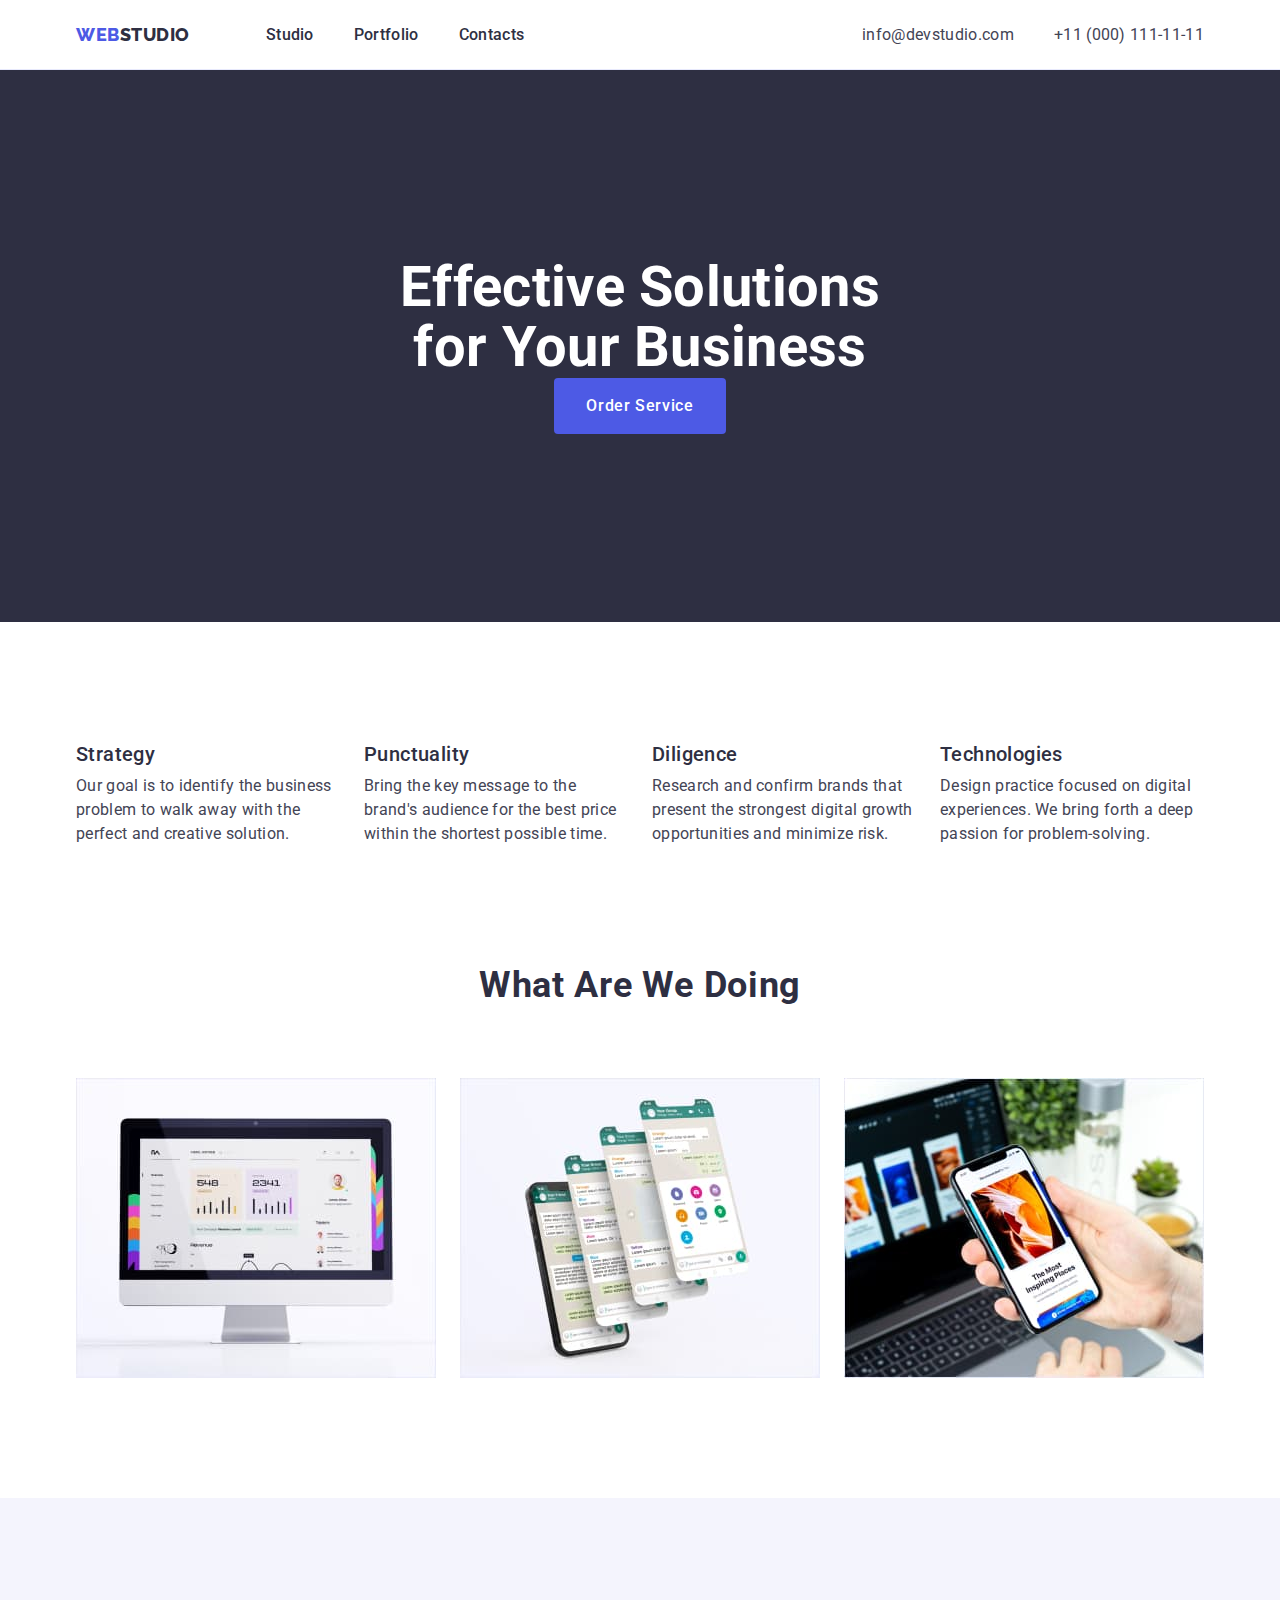
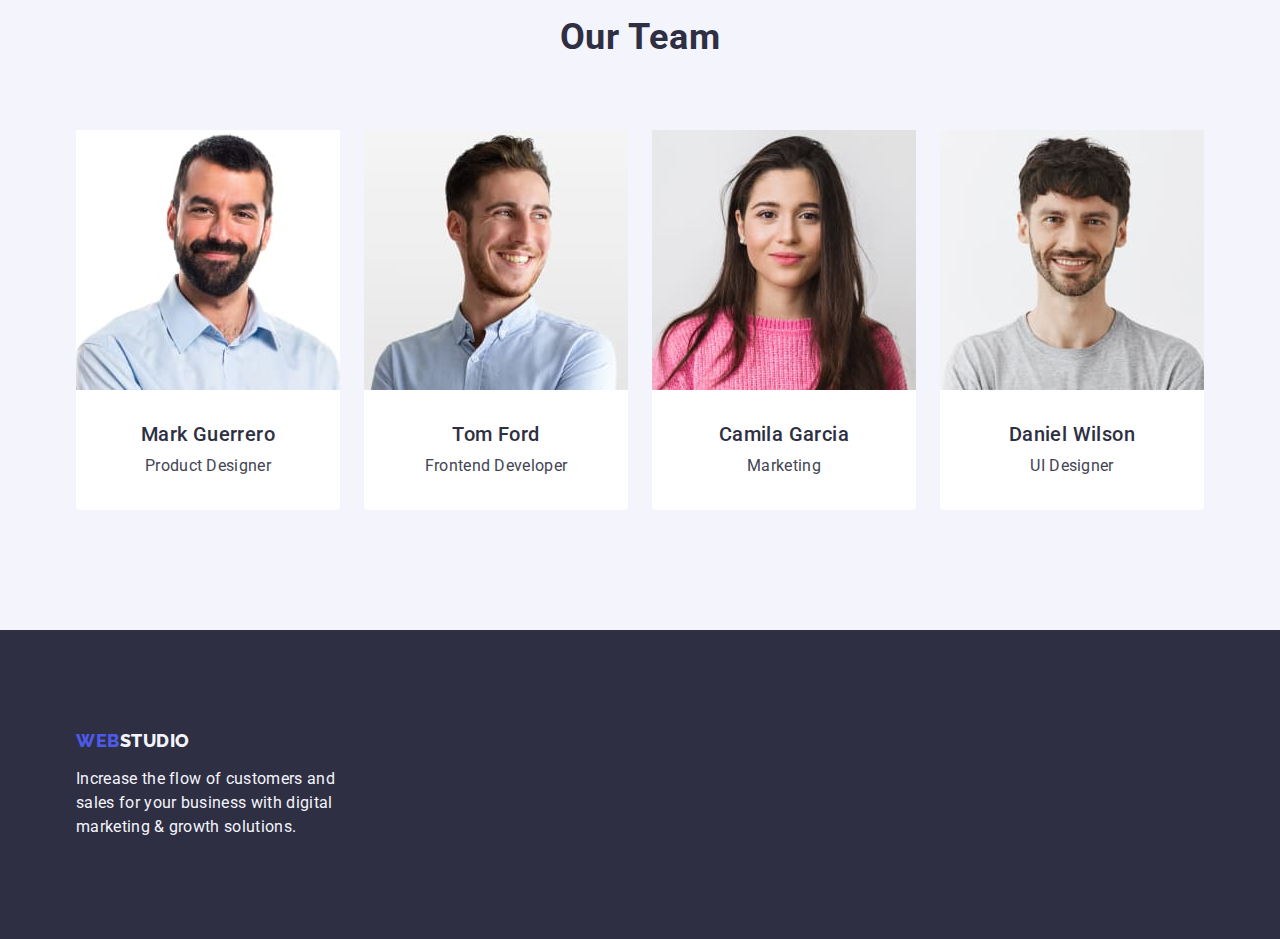
<file: index.html>
<!DOCTYPE html>
<html lang="en">
  <head>
    <meta charset="UTF-8" />
    <meta http-equiv="X-UA-Compatible" content="IE=edge" />
    <meta name="viewport" content="width=device-width, initial-scale=1.0" />
    <title>Web Studio</title>
    <!--Fonts-->
    <link rel="preconnect" href="https://fonts.googleapis.com" />
    <link rel="preconnect" href="https://fonts.gstatic.com" crossorigin />
    <link
      href="https://fonts.googleapis.com/css2?family=Raleway:wght@800&family=Roboto:wght@400;500;700&display=swap"
      rel="stylesheet" />
    <!--Normolize css-->
    <link
      rel="stylesheet"
      href="https://cdn.jsdelivr.net/npm/modern-normalize@2.0.0/modern-normalize.min.css" />
    <!--css styles-->
    <link rel="stylesheet" href="./css/styles.css" />
  </head>

  <body>
    <!--Header-->
    <header class="header section">
      <div class="header-container container">
        <nav class="page-nav">
          <a class="logo link" href="./index.html">Web<span class="logo-accent">Studio</span></a>
          <ul class="header-list list">
            <li class="header-list-item">
              <a class="header-list-link link" href="./index.html">Studio</a>
            </li>
            <li class="header-list-item">
              <a class="header-list-link link" href="./portfolio.html">Portfolio</a>
            </li>
            <li class="header-list-item">
              <a class="header-list-link link" href="">Contacts</a>
            </li>
          </ul>
        </nav>
        <address class="header-address-list">
          <ul class="address-list list">
            <li class="address-list-item">
              <a class="header-address link" href="mailto:info@devstudio.com">info@devstudio.com</a>
            </li>
            <li class="address-list-item">
              <a class="header-address link" href="tel:+110001111111">+11 (000) 111-11-11</a>
            </li>
          </ul>
        </address>
      </div>
    </header>
    <!--Main block-->
    <main>
      <!--Hero section-->
      <section class="hero-section">
        <div class="container">
          <h1 class="hero-title">Effective Solutions for Your Business</h1>
          <button class="hero-btn btn" type="button">Order Service</button>
        </div>
      </section>
      <!--Sectiom Features-->

      <section class="features-section">
        <div class="container">
          <h2 class="visually-hidden">Features</h2>
          <ul class="features-list list">
            <li class="features-list-item">
              <h3 class="features-title">Strategy</h3>
              <p class="features-text">
                Our goal is to identify the business problem to walk away with the perfect and
                creative solution.
              </p>
            </li>
            <li class="features-list-item">
              <h3 class="features-title">Punctuality</h3>
              <p class="features-text">
                Bring the key message to the brand's audience for the best price within the shortest
                possible time.
              </p>
            </li>
            <li class="features-list-item">
              <h3 class="features-title">Diligence</h3>
              <p class="features-text">
                Research and confirm brands that present the strongest digital growth opportunities
                and minimize risk.
              </p>
            </li>
            <li class="features-list-item">
              <h3 class="features-title">Technologies</h3>
              <p class="features-text">
                Design practice focused on digital experiences. We bring forth a deep passion for
                problem-solving.
              </p>
            </li>
          </ul>
        </div>
      </section>

      <!--Section What are we doing -->
      <section class="do-section">
        <div class="container">
          <h2 class="do-title">What are we doing</h2>
          <ul class="do-list list">
            <li class="do-list-item">
              <img src="./images/img1.jpg" alt="computer screen" width="360" height="300" />
            </li>
            <li class="do-list-item">
              <img src="./images/img2.jpg" alt="phone four screen" width="360" height="300" />
            </li>
            <li class="do-list-item">
              <img
                src="./images/img3.jpg"
                alt="phone in palm and laptop on the table"
                width="360"
                height="300" />
            </li>
          </ul>
        </div>
      </section>
      <!--Section Our Team-->

      <section class="team-section">
        <div class="container">
          <h2 class="team-title">Our Team</h2>
          <ul class="team-list list">
            <li class="team-list-item">
              <img
                class="card-img"
                src="./images/imgteam1.jpg"
                alt="Mark Guerrero Product Designer"
                width="264"
                height="260" />
              <div class="card">
                <h3 class="team-name-title">Mark Guerrero</h3>
                <p class="team-position-text">Product Designer</p>
              </div>
            </li>

            <li class="team-list-item">
              <img
                class="card-img"
                src="./images/imgteam2.jpg"
                alt="Tom Ford Frontend Developer"
                width="264"
                height="260" />
              <div class="card">
                <h3 class="team-name-title">Tom Ford</h3>
                <p class="team-position-text">Frontend Developer</p>
              </div>
            </li>

            <li class="team-list-item">
              <img
                class="card-img"
                src="./images/imgteam3.jpg"
                alt="Camila Garcia Marketing"
                width="264"
                height="260" />
              <div class="card">
                <h3 class="team-name-title">Camila Garcia</h3>
                <p class="team-position-text">Marketing</p>
              </div>
            </li>

            <li class="team-list-item">
              <img
                class="card-img"
                src="./images/imgteam4.jpg"
                alt="Daniel Wilson UI Designer"
                width="264"
                height="260" />
              <div class="card">
                <h3 class="team-name-title">Daniel Wilson</h3>
                <p class="team-position-text">UI Designer</p>
              </div>
            </li>
          </ul>
        </div>
      </section>
    </main>
    <footer class="footer">
      <!--Section footer-->

      <div class="container">
        <a class="logo link" href="./index.html"
          >Web<span class="footer-logo-accent">Studio</span></a
        >
        <p class="footer-text">
          Increase the flow of customers and sales for your business with digital marketing & growth
          solutions.
        </p>
      </div>
    </footer>
  </body>
</html>
</file>
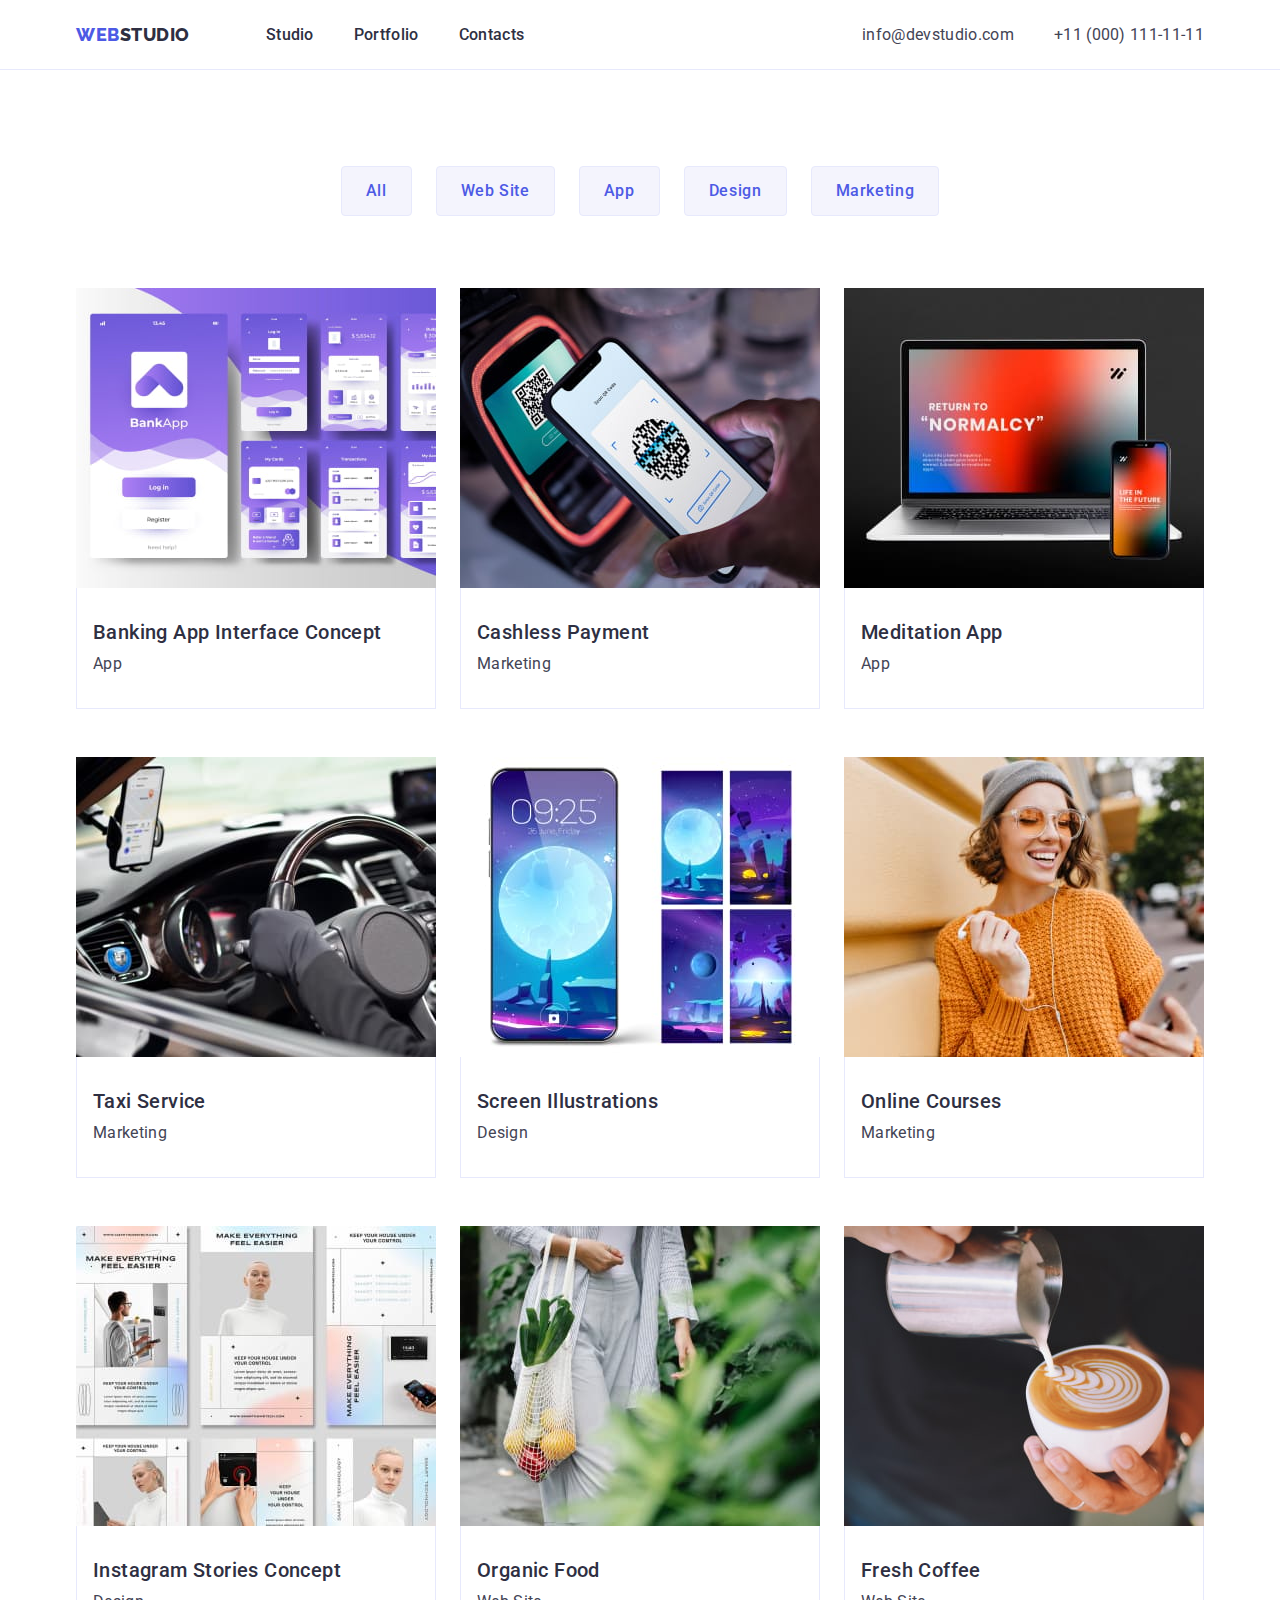
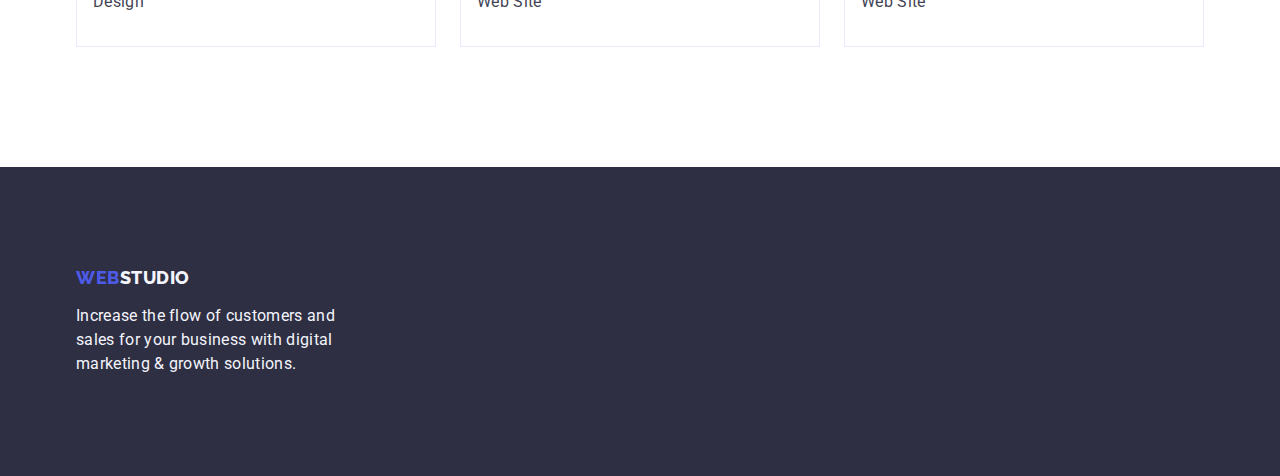
<file: portfolio.html>
<!DOCTYPE html>
<html lang="en">
  <head>
    <meta charset="UTF-8" />
    <meta http-equiv="X-UA-Compatible" content="IE=edge" />
    <meta name="viewport" content="width=device-width, initial-scale=1.0" />
    <title>Web Studio</title>
    <!--Fonts-->
    <link rel="preconnect" href="https://fonts.googleapis.com" />
    <link rel="preconnect" href="https://fonts.gstatic.com" crossorigin />
    <link
      href="https://fonts.googleapis.com/css2?family=Raleway:wght@800&family=Roboto:wght@400;500;700&display=swap"
      rel="stylesheet" />
    <!--Normolize css-->
    <link
      rel="stylesheet"
      href="https://cdn.jsdelivr.net/npm/modern-normalize@2.0.0/modern-normalize.min.css" />
    <!--css styles-->
    <link rel="stylesheet" href="./css/styles.css" />
  </head>

  <body>
    <!--Header-->
    <header class="header section">
      <div class="header-container container">
        <nav class="page-nav">
          <a class="logo link" href="./index.html">Web<span class="logo-accent">Studio</span></a>
          <ul class="header-list list">
            <li class="header-list-item">
              <a class="header-list-link link" href="./index.html">Studio</a>
            </li>
            <li class="header-list-item">
              <a class="header-list-link link" href="./portfolio.html">Portfolio</a>
            </li>
            <li class="header-list-item">
              <a class="header-list-link link" href="">Contacts</a>
            </li>
          </ul>
        </nav>
        <address class="header-address-list">
          <ul class="address-list list">
            <li class="address-list-item">
              <a class="header-address link" href="mailto:info@devstudio.com">info@devstudio.com</a>
            </li>
            <li class="address-list-item">
              <a class="header-address link" href="tel:+110001111111">+11 (000) 111-11-11</a>
            </li>
          </ul>
        </address>
      </div>
    </header>
    <!--Main block-->
    <main>
      <!--section portfolio-->
      <section class="main">
        <div class="container">
          <h1 class="visually-hidden title"> Oue portfolio</h1>
          <!-- Portfolio filter -->
          <ul class="portfolio-filter-list list">
            <li class="portfolio-filter-item">
              <button class="portfolio-btn btn" type="button">All</button>
            </li>
            <li class="portfolio-filter-item">
              <button class="portfolio-btn btn" type="button">Web Site</button>
            </li>
            <li class="portfolio-filter-item">
              <button class="portfolio-btn btn" type="button">App</button>
            </li>
            <li class="portfolio-filter-item">
              <button class="portfolio-btn btn" type="button">Design</button>
            </li>
            <li class="portfolio-filter-item">
              <button class="portfolio-btn btn" type="button">Marketing</button>
            </li>
          </ul>
          <!--Portfolio-->
          <ul class="portfolio-list list">
            <li class="portfolio-list-item">
              <a href="" class="portfolio-link link">
                <img
                  class="portfolio-img"
                  src="./images/portfolio/portfolio1.jpg"
                  alt="Banking App Interface Concept"
                  width="360"
                  height="300" />
                <div class="portfolio-list-card">
                  <h2 class="portfolio-title">Banking App Interface Concept</h2>
                  <p class="portfolio-text">App</p>
                </div>
              </a>
            </li>
            <li class="portfolio-list-item">
              <a href="" class="portfolio-link link">
                <img
                  class="portfolio-img"
                  src="./images/portfolio/portfolio2.jpg"
                  alt="Cashless Payment"
                  width="360"
                  height="300" />
                <div class="portfolio-list-card">
                  <h2 class="portfolio-title">Cashless Payment</h2>
                  <p class="portfolio-text">Marketing</p>
                </div>
              </a>
            </li>
            <li class="portfolio-list-item">
              <a href="" class="portfolio-link link">
                <img
                  class="portfolio-img"
                  src="./images/portfolio/portfolio3.jpg"
                  alt="Meditation App"
                  width="360"
                  height="300" />
                <div class="portfolio-list-card">
                  <h2 class="portfolio-title">Meditation App</h2>
                  <p class="portfolio-text">App</p>
                </div>
              </a>
            </li>
            <li class="portfolio-list-item">
              <a href="" class="portfolio-link link">
                <img
                  class="portfolio-img"
                  src="./images/portfolio/portfolio4.jpg"
                  alt="Taxi Service"
                  width="360"
                  height="300" />
                <div class="portfolio-list-card">
                  <h2 class="portfolio-title">Taxi Service</h2>
                  <p class="portfolio-text">Marketing</p>
                </div>
              </a>
            </li>
            <li class="portfolio-list-item">
              <a href="" class="portfolio-link link">
                <img
                  class="portfolio-img"
                  src="./images/portfolio/portfolio5.jpg"
                  alt="Screen Illustrations"
                  width="360"
                  height="300" />
                <div class="portfolio-list-card">
                  <h2 class="portfolio-title">Screen Illustrations</h2>
                  <p class="portfolio-text">Design</p>
                </div>
              </a>
            </li>
            <li class="portfolio-list-item">
              <a href="" class="portfolio-link link">
                <img
                  class="portfolio-img"
                  src="./images/portfolio/portfolio6.jpg"
                  alt="Online Courses"
                  width="360"
                  height="300" />
                <div class="portfolio-list-card">
                  <h2 class="portfolio-title">Online Courses</h2>
                  <p class="portfolio-text">Marketing</p>
                </div>
              </a>
            </li>
            <li class="portfolio-list-item">
              <a href="" class="portfolio-link link">
                <img
                  class="portfolio-img"
                  src="./images/portfolio/portfolio7.jpg"
                  alt="Instagram Stories Concept"
                  width="360"
                  height="300" />
                <div class="portfolio-list-card">
                  <h2 class="portfolio-title">Instagram Stories Concept</h2>
                  <p class="portfolio-text">Design</p>
                </div>
              </a>
            </li>
            <li class="portfolio-list-item">
              <a href="" class="portfolio-link link">
                <img
                  class="portfolio-img"
                  src="./images/portfolio/portfolio8.jpg"
                  alt="Organic Food"
                  width="360"
                  height="300" />
                <div class="portfolio-list-card">
                  <h2 class="portfolio-title">Organic Food</h2>
                  <p class="portfolio-text">Web Site</p>
                </div>
              </a>
            </li>
            <li class="portfolio-list-item">
              <a href="" class="portfolio-link link">
                <img
                  class="portfolio-img"
                  src="./images/portfolio/portfolio9.jpg"
                  alt="Fresh Coffee"
                  width="360"
                  height="300" />
                <div class="portfolio-list-card">
                  <h2 class="portfolio-title">Fresh Coffee</h2>
                  <p class="portfolio-text">Web Site</p>
                </div>
              </a>
            </li>
          </ul>
        </div>
      </section>
    </main>
    <footer class="footer">
      <!--Section footer-->

      <div class="container">
        <a class="logo link" href="./index.html"
          >Web<span class="footer-logo-accent">Studio</span></a
        >
        <p class="footer-text">
          Increase the flow of customers and sales for your business with digital marketing & growth
          solutions.
        </p>
      </div>
    </footer>
  </body>
</html>
</file>
<file: css/styles.css>
:root {
  --Primary-Brand-cl: #4d5ae5;
  --Pressed-state-cl: #404bbf;
  --Dark-cl: #2e2f42;
  --Text-cl: #434455;
  --Light-cl: #f4f4fd;
  --Hero-background-cl: #2e2f42;
  --White-background-cl: #ffffff;
  --light-bg-cl: #f4f4fd;
  --cornfiower-cl: #e7e9fc;
  /* The main number of elements in Flexbox grid */
  --items: 3;
  /* The main gap indent in Flexbox grid */
  --indent: 24px;
}
body {
  font-family: 'Roboto', sans-serif;
  font-size: 16px;
  line-height: 1.5;
  font-weight: normal;
  letter-spacing: 0.02em;
  color: var(--Text-cl);

  background-color: var(--White-background-cl);
}
.container {
  width: 1158px;
  padding: 0 15px;
  margin: 0 auto;
}

/*Reset*/
*,
*::before,
*::after {
  box-sizing: border-box;
}

h1,
h2,
h3,
h4,
h5,
h6,
p {
  margin-top: 0;
  margin-bottom: 0;
}
ul,
ol {
  margin-top: 0;
  margin-bottom: 0;
  padding-left: 0;
  margin: 0;
}
img {
  display: block;
  max-width: 100%;
  height: auto;
}
.link {
  text-decoration: none;
  color: currentColor;
  font-style: normal;
}
.list {
  list-style: none;
}

.btn {
  cursor: pointer;
  font-family: inherit;
}

/* Styles Header*/
.header {
  background-color: var(--White-background-cl);
  border-bottom: 1px solid var(--cornfiower-cl);
}
.header-container {
  display: flex;
  justify-content: space-between;
  align-items: center;
}
.header .link {
  padding: 24px 0;
}
.page-nav {
  display: flex;
  align-items: center;
}

.header-list {
  display: flex;
  gap: 40px;
  align-items: center;
  --indent: 40px;
}
.header-list-item {
  flex-basis: calc((100% - var(--indent) * (var(--items) - 1)) / var(--items));
}
.address-list {
  display: flex;
  gap: 40px;
  align-items: center;
  --items: 2;
  --indent: 40px;
}
.address-list-item {
  flex-basis: calc((100% - var(--indent) * (var(--items) - 1)) / var(--items));
}
/*Logo styles*/
.logo,
.footer-logo-accent,
.logo-accent {
  font-weight: 800;
  font-size: 18px;
  line-height: 1.17;
  letter-spacing: 0.03em;
  text-transform: uppercase;
  font-family: 'Raleway', sans-serif;
}
.header .logo {
  margin-right: 76px;
}
.logo {
  color: var(--Primary-Brand-cl);
}
.logo-accent {
  color: var(--Dark-cl);
}
.header-address-list {
  font-style: normal;
}
.header-list-link {
  font-weight: 500;
  color: var(--Dark-cl);
}
.header-list-link:hover,
.header-list-link:focus {
  color: var(--Pressed-state-cl);
}
.header-address {
  font-weight: 400;
  color: var(--Text-cl);
}

.header-address:hover,
.header-address:focus {
  color: var(--Pressed-state-cl);
}
/*Hero-section style*/
.hero-section {
  background-color: var(--Hero-background-cl);
  padding-top: 188px;
  padding-bottom: 188px;
}

.hero-title {
  font-weight: 700;
  font-size: 56px;
  line-height: 1.07;
  color: var(--White-background-cl);
  text-align: center;
  margin-bottom: 48px;
  max-width: 496px;
  margin: 0 auto;
}

.hero-btn {
  background-color: var(--Primary-Brand-cl);
  color: var(--White-background-cl);
  font-weight: 500;
  letter-spacing: 0.04em;
  font-size: 16px;
  line-height: 1.5;
  display: block;
  min-width: 169px;
  min-height: 56px;
  padding: 16px 32px;
  margin: 0 auto;
  border-radius: 4px;
  border: none;
}
.hero-btn:hover,
.hero-btn:focus {
  background-color: var(--Pressed-state-cl);
}
/*Features-section*/

.features-section {
  background-color: var(--White-background-cl);
  padding-top: 120px;
  padding-bottom: 120px;
}
.visually-hidden {
  position: absolute;
  overflow: hidden;
  clip: rect(0 0 0 0);
  width: 1px;
  height: 1px;
  margin: -1px;
  padding: 0;
  border: 0;
  white-space: nowrap;
  clip-path: inset(100%);
}
.features-list {
  display: flex;
  gap: var(--indent);
  justify-content: space-between;
  --items: 4;
}
.features-list-item {
  flex-basis: calc((100% - var(--indent) * (var(--items) - 1)) / var(--items));
}
.features-title {
  font-weight: 500;
  font-size: 20px;
  line-height: 1.2;
  color: var(--Dark-cl);
  letter-spacing: 0.02em;
  margin-bottom: 8px;
}
.features-text {
  color: var(--Text-cl);
}
/*Do section*/
.do-section {
  background-color: var(--White-background-cl);
  padding-bottom: 120px;
}
.do-title {
  font-size: 36px;
  line-height: 1.11;
  text-transform: capitalize;
  color: var(--Dark-cl);
  text-align: center;
  letter-spacing: 0.02em;
  margin-bottom: 72px;
}
.do-list {
  display: flex;
  gap: var(--indent);
  justify-content: space-between;
}
.do-list-item {
  flex-basis: calc((100% - var(--indent) * (var(--items) - 1)) / var(--items));
}
/*Section Our Team styles*/

.team-section {
  background-color: var(--light-bg-cl);
  padding-bottom: 120px;
  padding-top: 120px;
}

.team-title {
  font-size: 36px;
  line-height: 1.11;
  text-transform: capitalize;
  color: var(--Dark-cl);
  text-align: center;
  letter-spacing: 0.02em;
  display: block;
  margin-bottom: 72px;
}
.team-list-item {
  flex-basis: calc((100% - var(--indent) * (var(--items) - 1)) / var(--items));
  border-radius: 0px 0px 4px 4px;
  background-color: var(--White-background-cl);
}
.team-list {
  display: flex;
  gap: var(--indent);
  justify-content: space-between;
  --items: 4;
}
.card {
  padding: 32px 16px;
  text-align: center;
}
.card-img {
}
.team-name-title {
  font-weight: 500;
  font-size: 20px;
  line-height: 1.2;
  color: var(--Dark-cl);
  letter-spacing: 0.02em;
  margin-bottom: 8px;
}

.team-position-text {
  line-height: 1.5;
  color: var(--Text-cl);
}

/* Portfolio main styles*/
.main {
  background-color: var(--White-background-cl);
  padding-top: 96px;
  padding-bottom: 120px;
}
.title {
}
.portfolio-filter-list {
  display: flex;
  gap: var(--indent);
  justify-content: center;
  margin-bottom: 72px;
}
.list {
}
.portfolio-filter-item {
}
/*portfolio page buttons*/
.portfolio-btn {
  font-weight: 500;
  font-size: 16px;
  line-height: 1.5;
  letter-spacing: 0.04em;
  color: var(--Primary-Brand-cl);
  text-align: center;
  background-color: var(--light-bg-cl);
  padding: 12px 24px;
  border: 1px solid var(--cornfiower-cl);
  border-radius: 4px;
}
.portfolio-btn:hover,
.portfolio-btn:focus {
  background-color: var(--Pressed-state-cl);
  color: var(--White-background-cl);
  border: 1px solid transparent;
}

/*Portfolio photo*/
.portfolio-list {
  display: flex;
  flex-wrap: wrap;
  row-gap: 48px;
  column-gap: var(--indent);
}

.portfolio-list-item {
  flex-basis: calc((100% - var(--indent) * (var(--items) - 1)) / var(--items));
}
.portfolio-link {
}
.portfolio-img {
}

.portfolio-list-card {
  padding: 32px 16px;
  border: 1px solid var(--cornfiower-cl);
  border-top: none;
}
.portfolio-title {
  font-weight: 500;
  font-size: 20px;
  line-height: 1.2;
  letter-spacing: 0.02em;
  margin-bottom: 8px;
  color: var(--Dark-cl);
}
.portfolio-text {
  color: var(--Text-cl);
}
/*footer stylse*/
.footer {
  background-color: var(--Dark-cl);
  padding-top: 100px;
  padding-bottom: 100px;
}

.footer .logo {
  display: inline-block;
  margin-bottom: 16px;
}

.footer-logo-accent {
  color: var(--Light-cl);
  font-family: 'Raleway', sans-serif;
  line-height: 1.17;
}

.footer-text {
  color: #f4f4fd;
  max-width: 264px;
}
</file>
